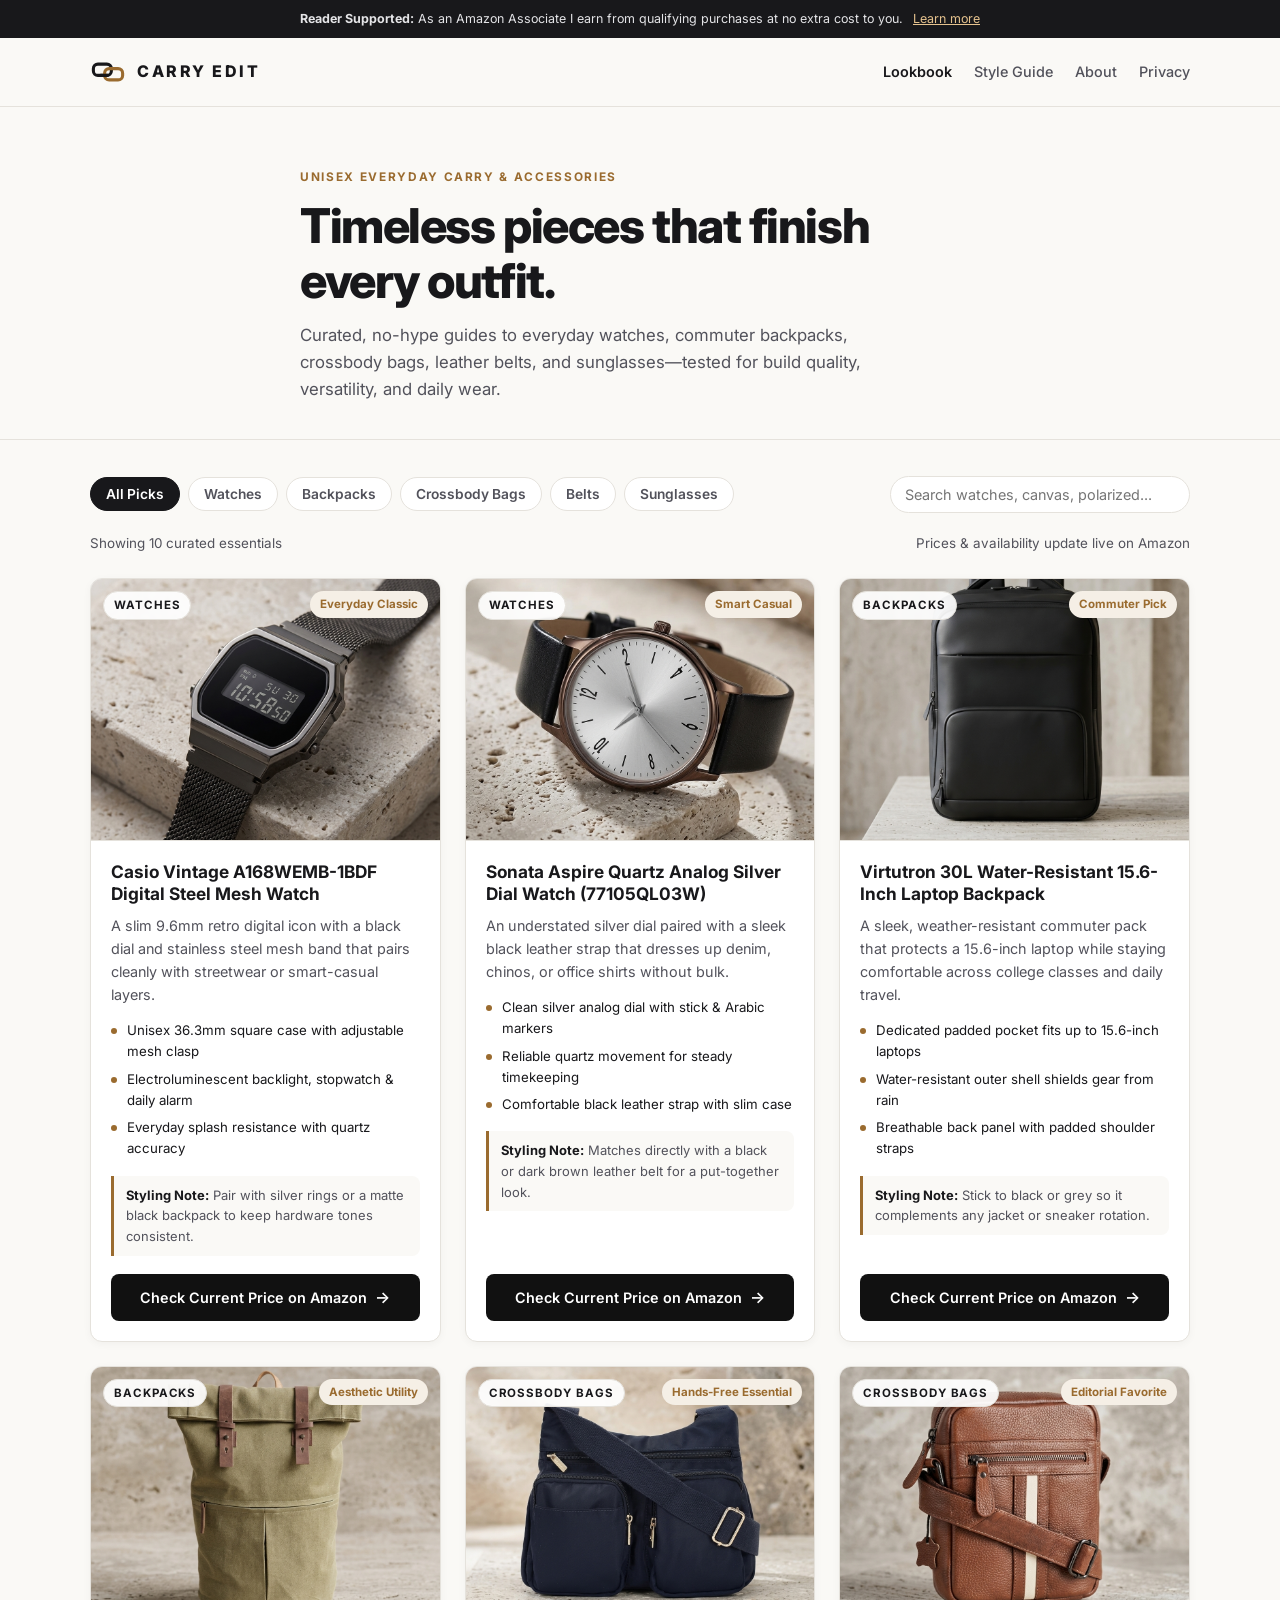
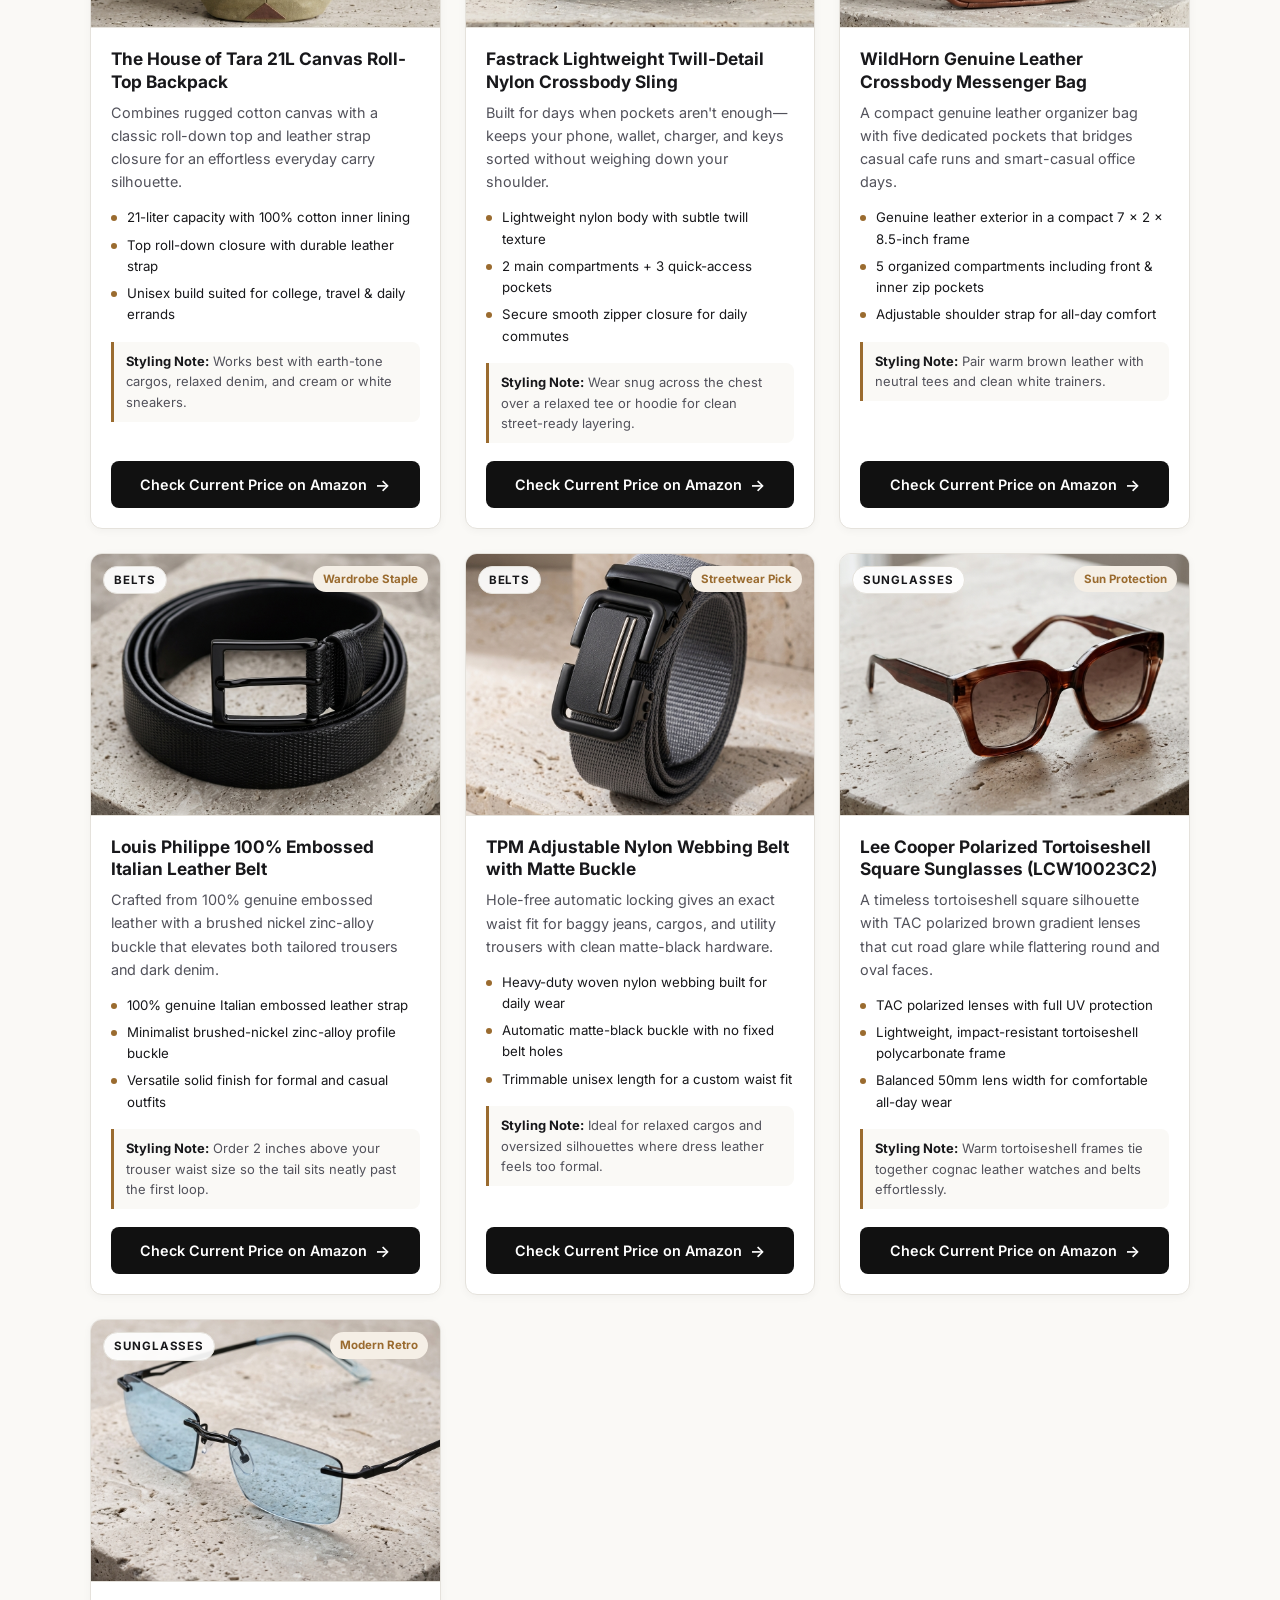
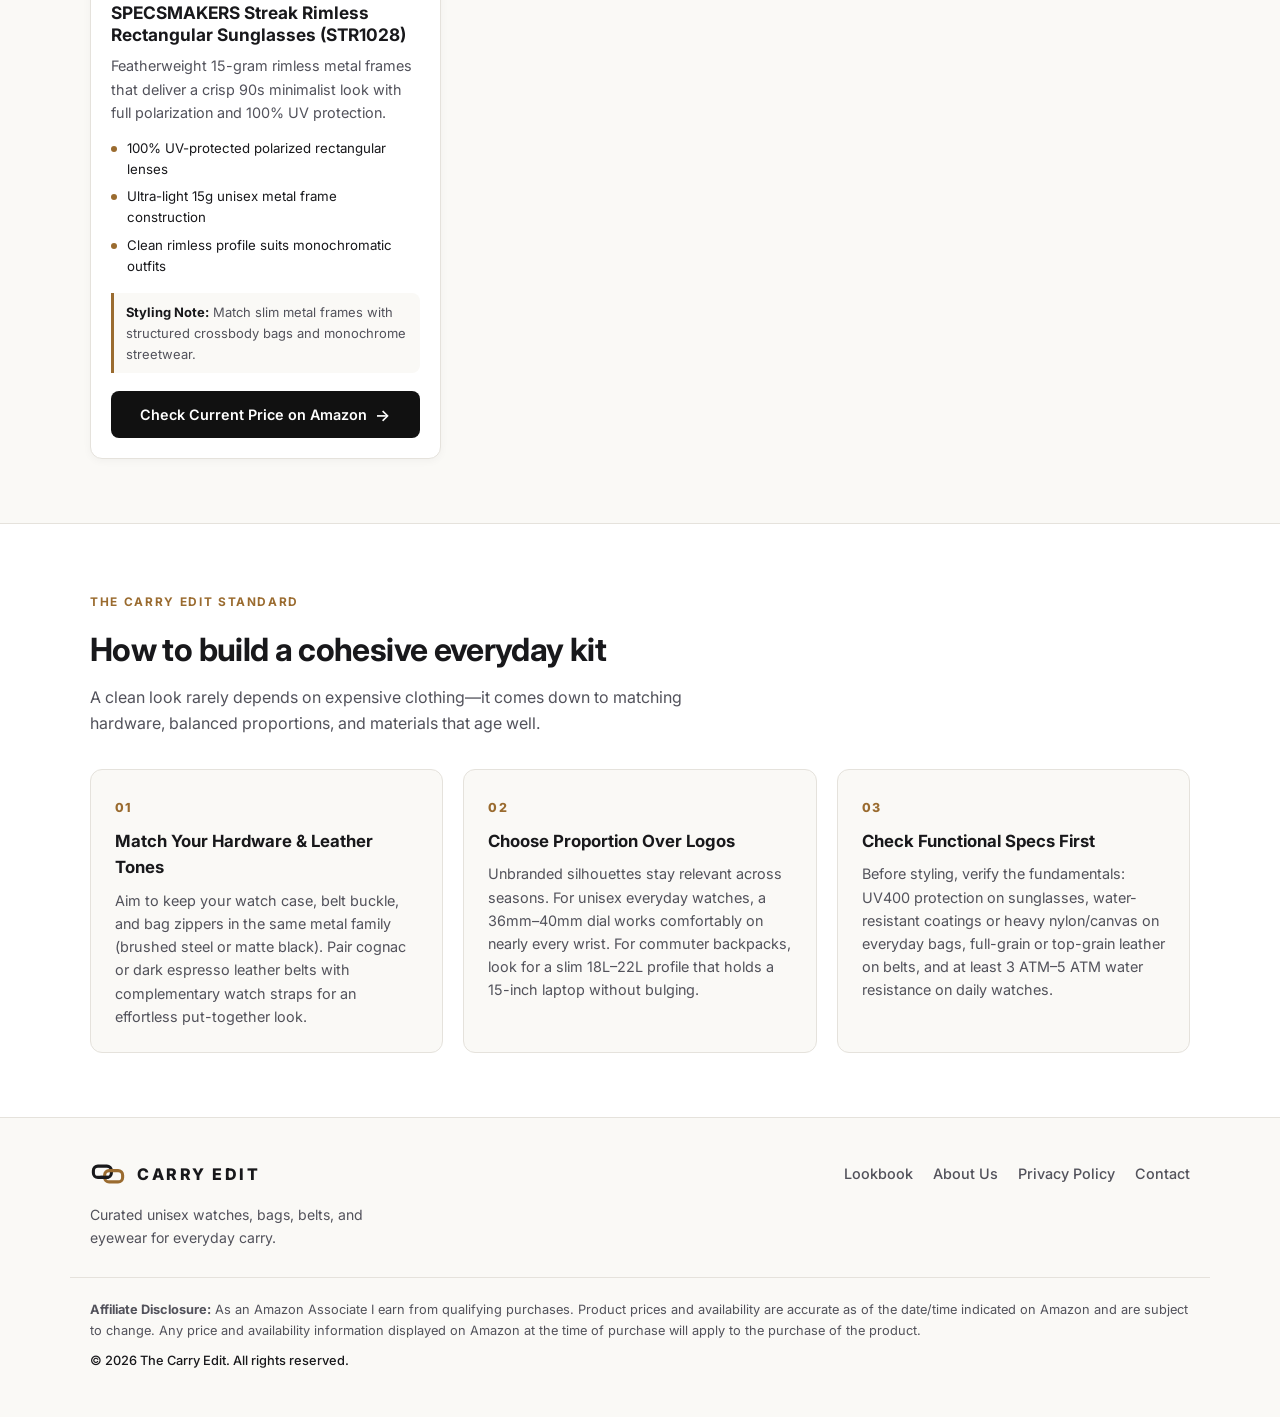
<file: index.html>
<!DOCTYPE html>
<html lang="en">

<head>
  <meta name="p:domain_verify" content="d6f33b48b90de6fd60e1645370388204" />
  <meta charset="UTF-8" />
  <meta name="viewport" content="width=device-width, initial-scale=1.0" />
  <title>The Carry Edit — Curated Everyday Watches, Bags, Belts &amp; Sunglasses</title>
  <meta name="description"
    content="Independent unisex style guides and everyday carry reviews covering minimalist watches, backpacks, crossbody bags, leather belts, and UV-protected sunglasses." />
  <link rel="icon" type="image/svg+xml"
    href="data:image/svg+xml,%3Csvg xmlns='http://www.w3.org/2000/svg' viewBox='0 0 64 40'%3E%3Crect x='6' y='6' width='32' height='20' rx='8' fill='none' stroke='%2318181B' stroke-width='6'/%3E%3Crect x='26' y='14' width='32' height='20' rx='8' fill='none' stroke='%239A6B2F' stroke-width='6'/%3E%3Cline x1='19' y1='26' x2='31' y2='26' stroke='%2318181B' stroke-width='6' stroke-linecap='round'/%3E%3C/svg%3E" />
  <link rel="preconnect" href="https://fonts.googleapis.com" />
  <link rel="preconnect" href="https://fonts.gstatic.com" crossorigin />
  <link href="https://fonts.googleapis.com/css2?family=Inter:wght@400;500;600;700;800&display=swap" rel="stylesheet" />
  <link rel="stylesheet" href="style.css" />
</head>

<body>
  <!-- Mandatory Top Affiliate Disclosure -->
  <div class="disclosure-bar">
    <div class="container">
      <p>
        <strong>Reader Supported:</strong> As an Amazon Associate I earn from qualifying purchases at no extra cost to
        you.
        <a href="about.html#disclosure">Learn more</a>
      </p>
    </div>
  </div>

  <!-- Site Header -->
  <header class="site-header">
    <div class="container header-inner">
      <a href="index.html" class="brand" aria-label="The Carry Edit Home">
        <svg class="brand-mark" viewBox="0 0 64 40" aria-hidden="true">
          <rect x="6" y="6" width="32" height="20" rx="8" fill="none" stroke="#18181B" stroke-width="5.5" />
          <rect x="26" y="14" width="32" height="20" rx="8" fill="none" stroke="#9A6B2F" stroke-width="5.5" />
          <line x1="19" y1="26" x2="31" y2="26" stroke="#18181B" stroke-width="5.5" stroke-linecap="round" />
        </svg>
        <span class="brand-name">CARRY EDIT</span>
      </a>

      <nav class="site-nav" aria-label="Primary Navigation">
        <a href="index.html" class="nav-link active">Lookbook</a>
        <a href="#buying-guide" class="nav-link">Style Guide</a>
        <a href="about.html" class="nav-link">About</a>
        <a href="privacy.html" class="nav-link">Privacy</a>
      </nav>
    </div>
  </header>

  <main>
    <!-- Hero Section -->
    <section class="hero">
      <div class="container hero-content">
        <span class="eyebrow">UNISEX EVERYDAY CARRY &amp; ACCESSORIES</span>
        <h1>Timeless pieces that finish every outfit.</h1>
        <p class="hero-subtitle">
          Curated, no-hype guides to everyday watches, commuter backpacks, crossbody bags, leather belts, and
          sunglasses—tested for build quality, versatility, and daily wear.
        </p>
      </div>
    </section>

    <!-- Filter & Search Controls -->
    <section class="catalog-section" id="lookbook">
      <div class="container">
        <div class="controls-bar">
          <div class="filter-tabs" role="tablist" aria-label="Filter accessories by category">
            <button class="filter-btn active" data-category="all" role="tab" aria-selected="true">All Picks</button>
            <button class="filter-btn" data-category="watches" role="tab" aria-selected="false">Watches</button>
            <button class="filter-btn" data-category="backpacks" role="tab" aria-selected="false">Backpacks</button>
            <button class="filter-btn" data-category="crossbody" role="tab" aria-selected="false">Crossbody
              Bags</button>
            <button class="filter-btn" data-category="belts" role="tab" aria-selected="false">Belts</button>
            <button class="filter-btn" data-category="sunglasses" role="tab" aria-selected="false">Sunglasses</button>
          </div>

          <div class="search-wrap">
            <input type="search" id="search-input" class="search-input"
              placeholder="Search watches, canvas, polarized..." aria-label="Search curated accessories" />
          </div>
        </div>

        <div class="results-meta">
          <p id="results-count">Showing 10 curated essentials</p>
          <p class="price-note">Prices &amp; availability update live on Amazon</p>
        </div>

        <!-- Dynamic Product Grid -->
        <div class="product-grid" id="product-grid"></div>

        <!-- Empty State -->
        <div class="empty-state hidden" id="empty-state">
          <p>No accessories match your search. Try clearing the search box or switching categories.</p>
          <button class="btn-secondary" id="reset-filters-btn">Show All Picks</button>
        </div>
      </div>
    </section>

    <!-- Editorial Buying Guide (Original Content for Reader Value & Trust) -->
    <section class="editorial-section" id="buying-guide">
      <div class="container">
        <div class="section-header">
          <span class="eyebrow">THE CARRY EDIT STANDARD</span>
          <h2>How to build a cohesive everyday kit</h2>
          <p>A clean look rarely depends on expensive clothing—it comes down to matching hardware, balanced proportions,
            and materials that age well.</p>
        </div>

        <div class="guide-grid">
          <article class="guide-card">
            <span class="guide-number">01</span>
            <h3>Match Your Hardware &amp; Leather Tones</h3>
            <p>
              Aim to keep your watch case, belt buckle, and bag zippers in the same metal family (brushed steel or matte
              black). Pair cognac or dark espresso leather belts with complementary watch straps for an effortless
              put-together look.
            </p>
          </article>

          <article class="guide-card">
            <span class="guide-number">02</span>
            <h3>Choose Proportion Over Logos</h3>
            <p>
              Unbranded silhouettes stay relevant across seasons. For unisex everyday watches, a 36mm–40mm dial works
              comfortably on nearly every wrist. For commuter backpacks, look for a slim 18L–22L profile that holds a
              15-inch laptop without bulging.
            </p>
          </article>

          <article class="guide-card">
            <span class="guide-number">03</span>
            <h3>Check Functional Specs First</h3>
            <p>
              Before styling, verify the fundamentals: UV400 protection on sunglasses, water-resistant coatings or heavy
              nylon/canvas on everyday bags, full-grain or top-grain leather on belts, and at least 3 ATM–5 ATM water
              resistance on daily watches.
            </p>
          </article>
        </div>
      </div>
    </section>
  </main>

  <!-- Site Footer -->
  <footer class="site-footer">
    <div class="container footer-inner">
      <div class="footer-brand">
        <a href="index.html" class="brand">
          <svg class="brand-mark" viewBox="0 0 64 40" aria-hidden="true">
            <rect x="6" y="6" width="32" height="20" rx="8" fill="none" stroke="#18181B" stroke-width="5.5" />
            <rect x="26" y="14" width="32" height="20" rx="8" fill="none" stroke="#9A6B2F" stroke-width="5.5" />
            <line x1="19" y1="26" x2="31" y2="26" stroke="#18181B" stroke-width="5.5" stroke-linecap="round" />
          </svg>
          <span class="brand-name">CARRY EDIT</span>
        </a>
        <p class="footer-tagline">Curated unisex watches, bags, belts, and eyewear for everyday carry.</p>
      </div>

      <div class="footer-links">
        <a href="index.html">Lookbook</a>
        <a href="about.html">About Us</a>
        <a href="privacy.html">Privacy Policy</a>
        <a href="mailto:thecarryedit.help@gmail.com">Contact</a>
      </div>
    </div>

    <div class="container footer-legal">
      <p>
        <strong>Affiliate Disclosure:</strong> As an Amazon Associate I earn from qualifying purchases. Product prices
        and availability are accurate as of the date/time indicated on Amazon and are subject to change. Any price and
        availability information displayed on Amazon at the time of purchase will apply to the purchase of the product.
      </p>
      <p class="copyright">&copy; <span id="year">2026</span> The Carry Edit. All rights reserved.</p>
    </div>
  </footer>

  <script src="script.js"></script>
</body>

</html>
</file>
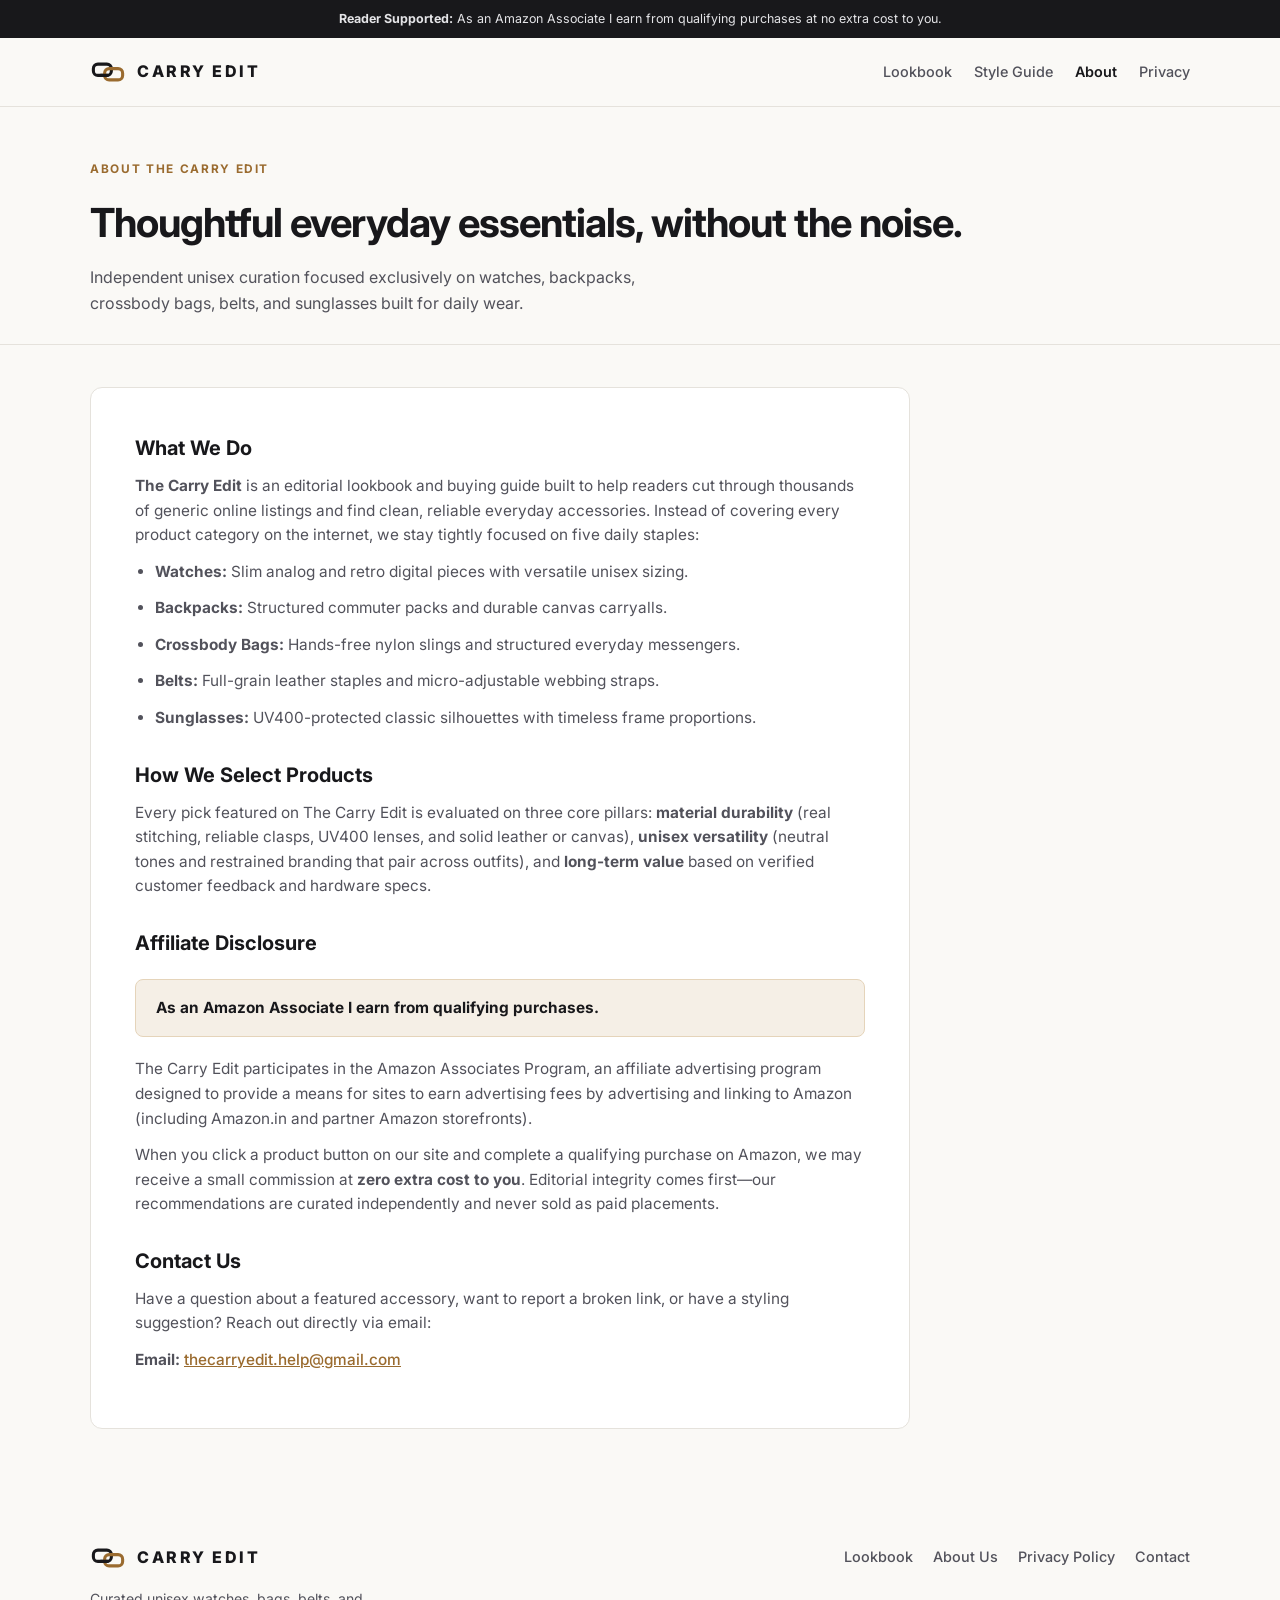
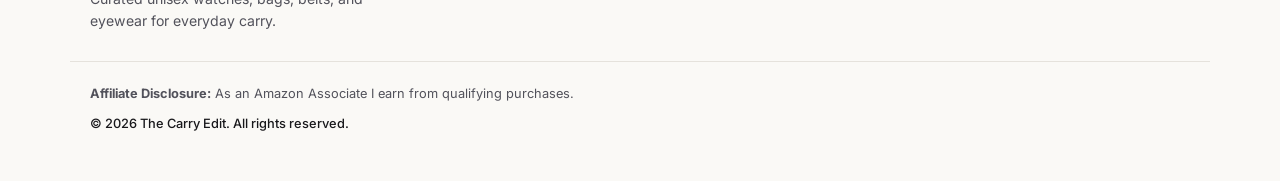
<file: about.html>
<!DOCTYPE html>
<html lang="en">

<head>
  <meta charset="UTF-8" />
  <meta name="viewport" content="width=device-width, initial-scale=1.0" />
  <title>About Us &amp; Affiliate Disclosure — The Carry Edit</title>
  <meta name="description"
    content="Learn how The Carry Edit curates everyday watches, backpacks, crossbody bags, belts, and sunglasses, plus our full affiliate transparency policy." />
  <link rel="icon" type="image/svg+xml"
    href="data:image/svg+xml,%3Csvg xmlns='http://www.w3.org/2000/svg' viewBox='0 0 64 40'%3E%3Crect x='6' y='6' width='32' height='20' rx='8' fill='none' stroke='%2318181B' stroke-width='6'/%3E%3Crect x='26' y='14' width='32' height='20' rx='8' fill='none' stroke='%239A6B2F' stroke-width='6'/%3E%3Cline x1='19' y1='26' x2='31' y2='26' stroke='%2318181B' stroke-width='6' stroke-linecap='round'/%3E%3C/svg%3E" />
  <link rel="preconnect" href="https://fonts.googleapis.com" />
  <link rel="preconnect" href="https://fonts.gstatic.com" crossorigin />
  <link href="https://fonts.googleapis.com/css2?family=Inter:wght@400;500;600;700;800&display=swap" rel="stylesheet" />
  <link rel="stylesheet" href="style.css" />
</head>

<body>
  <div class="disclosure-bar">
    <div class="container">
      <p>
        <strong>Reader Supported:</strong> As an Amazon Associate I earn from qualifying purchases at no extra cost to
        you.
      </p>
    </div>
  </div>

  <header class="site-header">
    <div class="container header-inner">
      <a href="index.html" class="brand" aria-label="The Carry Edit Home">
        <svg class="brand-mark" viewBox="0 0 64 40" aria-hidden="true">
          <rect x="6" y="6" width="32" height="20" rx="8" fill="none" stroke="#18181B" stroke-width="5.5" />
          <rect x="26" y="14" width="32" height="20" rx="8" fill="none" stroke="#9A6B2F" stroke-width="5.5" />
          <line x1="19" y1="26" x2="31" y2="26" stroke="#18181B" stroke-width="5.5" stroke-linecap="round" />
        </svg>
        <span class="brand-name">CARRY EDIT</span>
      </a>

      <nav class="site-nav" aria-label="Primary Navigation">
        <a href="index.html" class="nav-link">Lookbook</a>
        <a href="index.html#buying-guide" class="nav-link">Style Guide</a>
        <a href="about.html" class="nav-link active">About</a>
        <a href="privacy.html" class="nav-link">Privacy</a>
      </nav>
    </div>
  </header>

  <main>
    <section class="page-hero">
      <div class="container">
        <span class="eyebrow">ABOUT THE CARRY EDIT</span>
        <h1>Thoughtful everyday essentials, without the noise.</h1>
        <p>Independent unisex curation focused exclusively on watches, backpacks, crossbody bags, belts, and sunglasses
          built for daily wear.</p>
      </div>
    </section>

    <section class="prose-section">
      <div class="container">
        <div class="prose-card">
          <h2>What We Do</h2>
          <p>
            <strong>The Carry Edit</strong> is an editorial lookbook and buying guide built to help readers cut through
            thousands of generic online listings and find clean, reliable everyday accessories. Instead of covering
            every product category on the internet, we stay tightly focused on five daily staples:
          </p>
          <ul>
            <li><strong>Watches:</strong> Slim analog and retro digital pieces with versatile unisex sizing.</li>
            <li><strong>Backpacks:</strong> Structured commuter packs and durable canvas carryalls.</li>
            <li><strong>Crossbody Bags:</strong> Hands-free nylon slings and structured everyday messengers.</li>
            <li><strong>Belts:</strong> Full-grain leather staples and micro-adjustable webbing straps.</li>
            <li><strong>Sunglasses:</strong> UV400-protected classic silhouettes with timeless frame proportions.</li>
          </ul>

          <h2>How We Select Products</h2>
          <p>
            Every pick featured on The Carry Edit is evaluated on three core pillars: <strong>material
              durability</strong> (real stitching, reliable clasps, UV400 lenses, and solid leather or canvas),
            <strong>unisex versatility</strong> (neutral tones and restrained branding that pair across outfits), and
            <strong>long-term value</strong> based on verified customer feedback and hardware specs.
          </p>

          <h2 id="disclosure">Affiliate Disclosure</h2>
          <div class="highlight-box">
            <p>
              <strong>As an Amazon Associate I earn from qualifying purchases.</strong>
            </p>
          </div>
          <p>
            The Carry Edit participates in the Amazon Associates Program, an affiliate advertising program designed to
            provide a means for sites to earn advertising fees by advertising and linking to Amazon (including Amazon.in
            and partner Amazon storefronts).
          </p>
          <p>
            When you click a product button on our site and complete a qualifying purchase on Amazon, we may receive a
            small commission at <strong>zero extra cost to you</strong>. Editorial integrity comes first—our
            recommendations are curated independently and never sold as paid placements.
          </p>

          <h2>Contact Us</h2>
          <p>
            Have a question about a featured accessory, want to report a broken link, or have a styling suggestion?
            Reach out directly via email:
          </p>
          <p>
            <strong>Email:</strong> <a href="mailto:thecarryedit.help@gmail.com">thecarryedit.help@gmail.com</a>
          </p>
        </div>
      </div>
    </section>
  </main>

  <footer class="site-footer">
    <div class="container footer-inner">
      <div class="footer-brand">
        <a href="index.html" class="brand">
          <svg class="brand-mark" viewBox="0 0 64 40" aria-hidden="true">
            <rect x="6" y="6" width="32" height="20" rx="8" fill="none" stroke="#18181B" stroke-width="5.5" />
            <rect x="26" y="14" width="32" height="20" rx="8" fill="none" stroke="#9A6B2F" stroke-width="5.5" />
            <line x1="19" y1="26" x2="31" y2="26" stroke="#18181B" stroke-width="5.5" stroke-linecap="round" />
          </svg>
          <span class="brand-name">CARRY EDIT</span>
        </a>
        <p class="footer-tagline">Curated unisex watches, bags, belts, and eyewear for everyday carry.</p>
      </div>

      <div class="footer-links">
        <a href="index.html">Lookbook</a>
        <a href="about.html">About Us</a>
        <a href="privacy.html">Privacy Policy</a>
        <a href="mailto:thecarryedit.help@gmail.com">Contact</a>
      </div>
    </div>

    <div class="container footer-legal">
      <p>
        <strong>Affiliate Disclosure:</strong> As an Amazon Associate I earn from qualifying purchases.
      </p>
      <p class="copyright">&copy; <span id="year">2026</span> The Carry Edit. All rights reserved.</p>
    </div>
  </footer>

  <script src="script.js"></script>
</body>

</html>
</file>
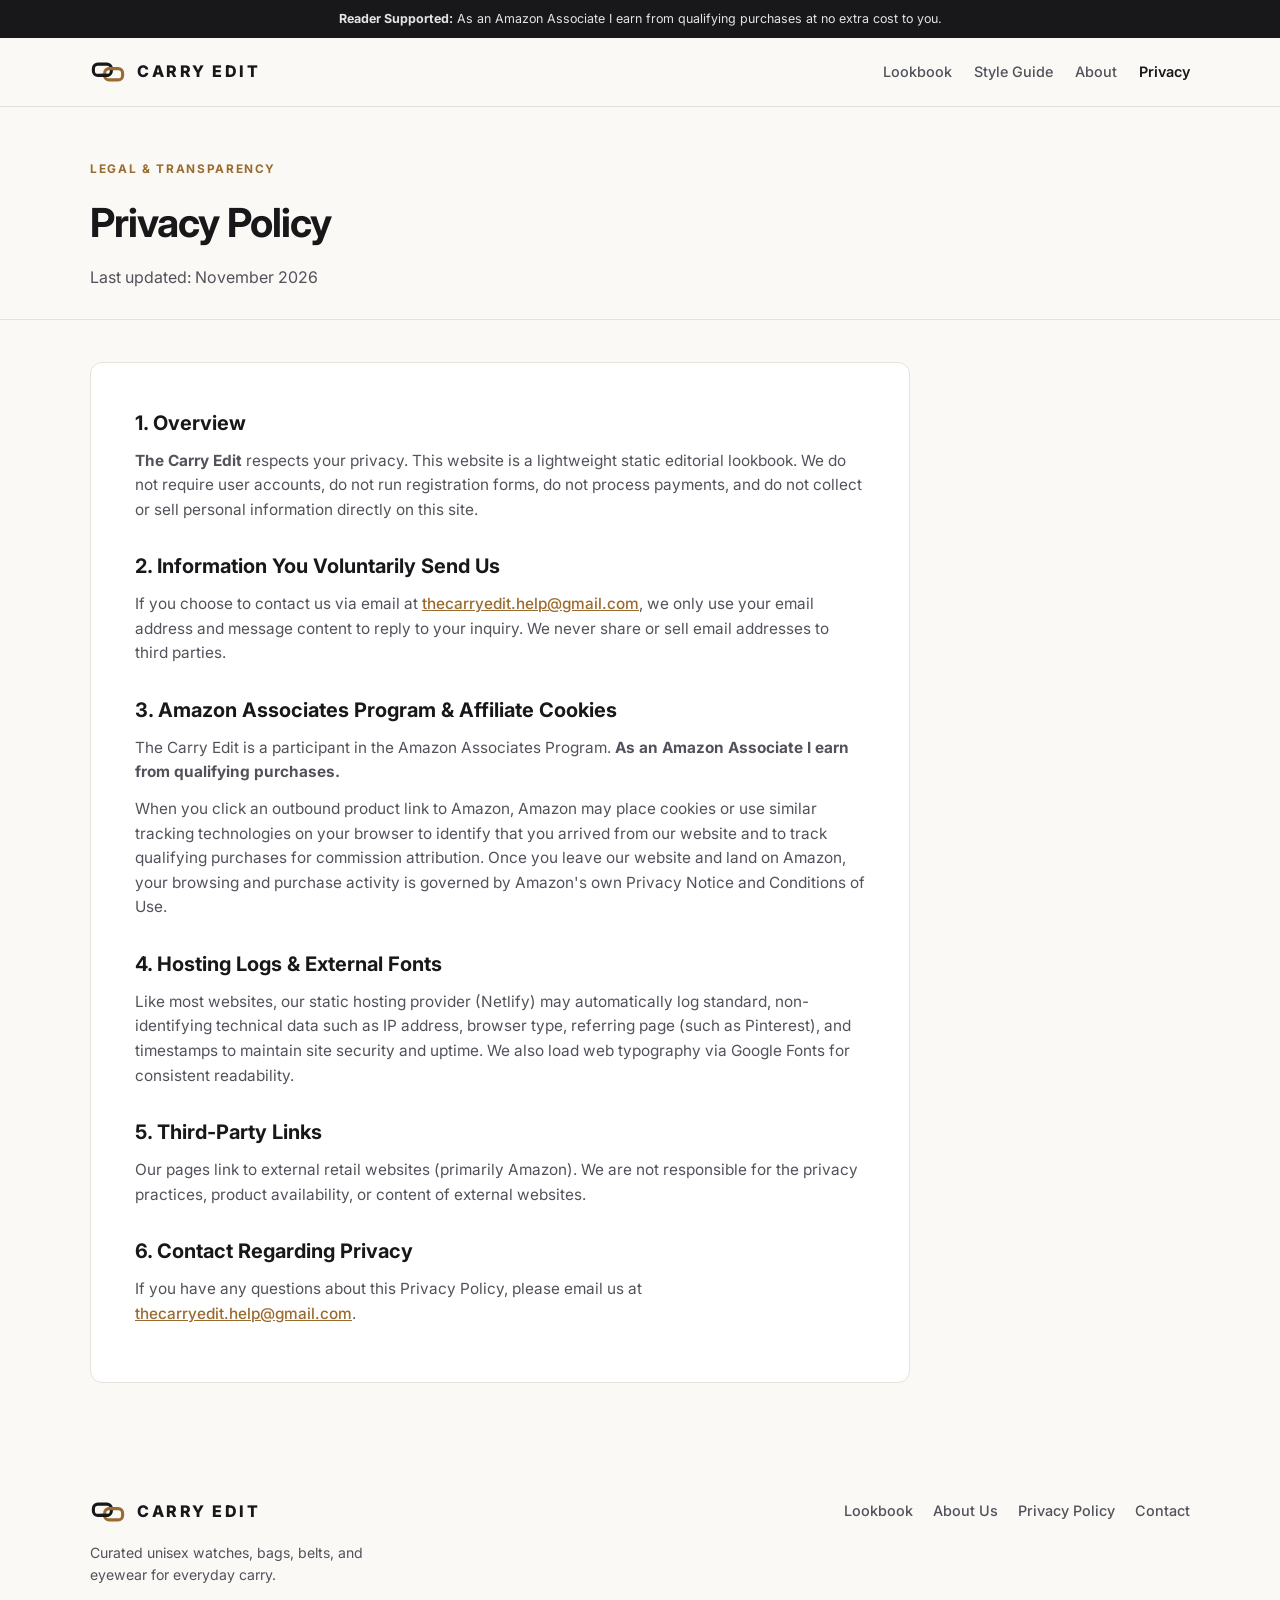
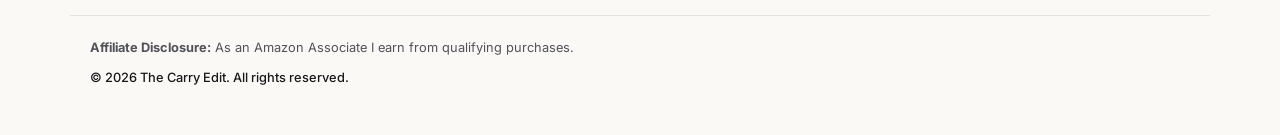
<file: privacy.html>
<!DOCTYPE html>
<html lang="en">

<head>
    <meta charset="UTF-8" />
    <meta name="viewport" content="width=device-width, initial-scale=1.0" />
    <title>Privacy Policy — The Carry Edit</title>
    <meta name="description"
        content="Privacy Policy for The Carry Edit, explaining data handling, third-party affiliate links, and Amazon Associates cookies." />
    <link rel="icon" type="image/svg+xml"
        href="data:image/svg+xml,%3Csvg xmlns='http://www.w3.org/2000/svg' viewBox='0 0 64 40'%3E%3Crect x='6' y='6' width='32' height='20' rx='8' fill='none' stroke='%2318181B' stroke-width='6'/%3E%3Crect x='26' y='14' width='32' height='20' rx='8' fill='none' stroke='%239A6B2F' stroke-width='6'/%3E%3Cline x1='19' y1='26' x2='31' y2='26' stroke='%2318181B' stroke-width='6' stroke-linecap='round'/%3E%3C/svg%3E" />
    <link rel="preconnect" href="https://fonts.googleapis.com" />
    <link rel="preconnect" href="https://fonts.gstatic.com" crossorigin />
    <link href="https://fonts.googleapis.com/css2?family=Inter:wght@400;500;600;700;800&display=swap"
        rel="stylesheet" />
    <link rel="stylesheet" href="style.css" />
</head>

<body>
    <div class="disclosure-bar">
        <div class="container">
            <p>
                <strong>Reader Supported:</strong> As an Amazon Associate I earn from qualifying purchases at no extra
                cost to you.
            </p>
        </div>
    </div>

    <header class="site-header">
        <div class="container header-inner">
            <a href="index.html" class="brand" aria-label="The Carry Edit Home">
                <svg class="brand-mark" viewBox="0 0 64 40" aria-hidden="true">
                    <rect x="6" y="6" width="32" height="20" rx="8" fill="none" stroke="#18181B" stroke-width="5.5" />
                    <rect x="26" y="14" width="32" height="20" rx="8" fill="none" stroke="#9A6B2F" stroke-width="5.5" />
                    <line x1="19" y1="26" x2="31" y2="26" stroke="#18181B" stroke-width="5.5" stroke-linecap="round" />
                </svg>
                <span class="brand-name">CARRY EDIT</span>
            </a>

            <nav class="site-nav" aria-label="Primary Navigation">
                <a href="index.html" class="nav-link">Lookbook</a>
                <a href="index.html#buying-guide" class="nav-link">Style Guide</a>
                <a href="about.html" class="nav-link">About</a>
                <a href="privacy.html" class="nav-link active">Privacy</a>
            </nav>
        </div>
    </header>

    <main>
        <section class="page-hero">
            <div class="container">
                <span class="eyebrow">LEGAL &amp; TRANSPARENCY</span>
                <h1>Privacy Policy</h1>
                <p>Last updated: November 2026</p>
            </div>
        </section>

        <section class="prose-section">
            <div class="container">
                <div class="prose-card">
                    <h2>1. Overview</h2>
                    <p>
                        <strong>The Carry Edit</strong> respects your privacy. This website is a lightweight static
                        editorial lookbook. We do not require user accounts, do not run registration forms, do not
                        process payments, and do not collect or sell personal information directly on this site.
                    </p>

                    <h2>2. Information You Voluntarily Send Us</h2>
                    <p>
                        If you choose to contact us via email at <a
                            href="mailto:thecarryedit.help@gmail.com">thecarryedit.help@gmail.com</a>, we only use your
                        email address and message content to reply to your inquiry. We never share or sell email
                        addresses to third parties.
                    </p>

                    <h2>3. Amazon Associates Program &amp; Affiliate Cookies</h2>
                    <p>
                        The Carry Edit is a participant in the Amazon Associates Program. <strong>As an Amazon Associate
                            I earn from qualifying purchases.</strong>
                    </p>
                    <p>
                        When you click an outbound product link to Amazon, Amazon may place cookies or use similar
                        tracking technologies on your browser to identify that you arrived from our website and to track
                        qualifying purchases for commission attribution. Once you leave our website and land on Amazon,
                        your browsing and purchase activity is governed by Amazon's own Privacy Notice and Conditions of
                        Use.
                    </p>

                    <h2>4. Hosting Logs &amp; External Fonts</h2>
                    <p>
                        Like most websites, our static hosting provider (Netlify) may automatically log standard,
                        non-identifying technical data such as IP address, browser type, referring page (such as
                        Pinterest), and timestamps to maintain site security and uptime. We also load web typography via
                        Google Fonts for consistent readability.
                    </p>

                    <h2>5. Third-Party Links</h2>
                    <p>
                        Our pages link to external retail websites (primarily Amazon). We are not responsible for the
                        privacy practices, product availability, or content of external websites.
                    </p>

                    <h2>6. Contact Regarding Privacy</h2>
                    <p>
                        If you have any questions about this Privacy Policy, please email us at <a
                            href="mailto:thecarryedit.help@gmail.com">thecarryedit.help@gmail.com</a>.
                    </p>
                </div>
            </div>
        </section>
    </main>

    <footer class="site-footer">
        <div class="container footer-inner">
            <div class="footer-brand">
                <a href="index.html" class="brand">
                    <svg class="brand-mark" viewBox="0 0 64 40" aria-hidden="true">
                        <rect x="6" y="6" width="32" height="20" rx="8" fill="none" stroke="#18181B"
                            stroke-width="5.5" />
                        <rect x="26" y="14" width="32" height="20" rx="8" fill="none" stroke="#9A6B2F"
                            stroke-width="5.5" />
                        <line x1="19" y1="26" x2="31" y2="26" stroke="#18181B" stroke-width="5.5"
                            stroke-linecap="round" />
                    </svg>
                    <span class="brand-name">CARRY EDIT</span>
                </a>
                <p class="footer-tagline">Curated unisex watches, bags, belts, and eyewear for everyday carry.</p>
            </div>

            <div class="footer-links">
                <a href="index.html">Lookbook</a>
                <a href="about.html">About Us</a>
                <a href="privacy.html">Privacy Policy</a>
                <a href="mailto:thecarryedit.help@gmail.com">Contact</a>
            </div>
        </div>

        <div class="container footer-legal">
            <p>
                <strong>Affiliate Disclosure:</strong> As an Amazon Associate I earn from qualifying purchases.
            </p>
            <p class="copyright">&copy; <span id="year">2026</span> The Carry Edit. All rights reserved.</p>
        </div>
    </footer>

    <script src="script.js"></script>
</body>

</html>
</file>
<file: style.css>
:root {
  --bg: #FAF9F6;
  --surface: #FFFFFF;
  --border: #E5E2DC;
  --border-strong: #D1CCC2;
  --text: #18181B;
  --text-muted: #52525B;
  --accent: #9A6B2F;
  --accent-soft: #F5EFE6;
  --cta-bg: #111111;
  --cta-hover: #2E2E33;
  --radius: 12px;
  --radius-sm: 8px;
  --shadow-sm: 0 2px 8px rgba(24, 24, 27, 0.04);
  --shadow-md: 0 10px 28px rgba(24, 24, 27, 0.07);
}

*,
*::before,
*::after {
  box-sizing: border-box;
  margin: 0;
  padding: 0;
}

html {
  scroll-behavior: smooth;
}

body {
  font-family: "Inter", -apple-system, BlinkMacSystemFont, "Segoe UI", Roboto, sans-serif;
  background-color: var(--bg);
  color: var(--text);
  line-height: 1.6;
  -webkit-font-smoothing: antialiased;
}

a {
  color: inherit;
  text-decoration: none;
}

img {
  max-width: 100%;
  display: block;
}

.container {
  width: 100%;
  max-width: 1140px;
  margin: 0 auto;
  padding: 0 20px;
}

/* Top Affiliate Disclosure */
.disclosure-bar {
  background-color: #18181B;
  color: #E4E4E7;
  font-size: 0.78rem;
  padding: 9px 0;
  text-align: center;
}

.disclosure-bar a {
  color: #E5C28E;
  text-decoration: underline;
  margin-left: 6px;
}

/* Header */
.site-header {
  position: sticky;
  top: 0;
  z-index: 50;
  background-color: rgba(250, 249, 246, 0.94);
  backdrop-filter: blur(10px);
  border-bottom: 1px solid var(--border);
}

.header-inner {
  display: flex;
  align-items: center;
  justify-content: space-between;
  min-height: 68px;
  gap: 16px;
}

.brand {
  display: inline-flex;
  align-items: center;
  gap: 11px;
}

.brand-mark {
  width: 36px;
  height: 24px;
  flex-shrink: 0;
}

.brand-name {
  font-size: 1rem;
  font-weight: 800;
  letter-spacing: 0.16em;
  color: var(--text);
}

.site-nav {
  display: flex;
  align-items: center;
  gap: 22px;
}

.nav-link {
  font-size: 0.9rem;
  font-weight: 500;
  color: var(--text-muted);
  transition: color 0.15s ease;
}

.nav-link:hover,
.nav-link.active {
  color: var(--text);
}

.nav-link.active {
  font-weight: 600;
  position: relative;
}

/* Hero */
.hero {
  padding: 56px 0 36px;
  border-bottom: 1px solid var(--border);
}

.hero-content {
  max-width: 720px;
}

.eyebrow {
  display: inline-block;
  font-size: 0.74rem;
  font-weight: 700;
  letter-spacing: 0.14em;
  text-transform: uppercase;
  color: var(--accent);
  margin-bottom: 12px;
}

.hero h1 {
  font-size: clamp(2rem, 4.5vw, 3rem);
  line-height: 1.14;
  letter-spacing: -0.03em;
  font-weight: 800;
  margin-bottom: 14px;
}

.hero-subtitle {
  font-size: 1.05rem;
  color: var(--text-muted);
  max-width: 620px;
}

/* Controls Bar */
.catalog-section {
  padding: 36px 0 64px;
}

.controls-bar {
  display: flex;
  flex-wrap: wrap;
  align-items: center;
  justify-content: space-between;
  gap: 16px;
  margin-bottom: 20px;
}

.filter-tabs {
  display: flex;
  flex-wrap: wrap;
  gap: 8px;
}

.filter-btn {
  appearance: none;
  border: 1px solid var(--border);
  background-color: var(--surface);
  color: var(--text-muted);
  font-family: inherit;
  font-size: 0.86rem;
  font-weight: 600;
  padding: 8px 15px;
  border-radius: 999px;
  cursor: pointer;
  transition: all 0.15s ease;
}

.filter-btn:hover {
  border-color: var(--border-strong);
  color: var(--text);
}

.filter-btn.active {
  background-color: var(--text);
  border-color: var(--text);
  color: #FFFFFF;
}

.search-wrap {
  flex: 1 1 240px;
  max-width: 300px;
}

.search-input {
  width: 100%;
  font-family: inherit;
  font-size: 0.9rem;
  padding: 9px 14px;
  border: 1px solid var(--border);
  border-radius: 999px;
  background-color: var(--surface);
  color: var(--text);
  outline: none;
  transition: border-color 0.15s ease;
}

.search-input:focus {
  border-color: var(--accent);
}

.results-meta {
  display: flex;
  flex-wrap: wrap;
  justify-content: space-between;
  align-items: center;
  gap: 8px;
  margin-bottom: 24px;
  font-size: 0.84rem;
  color: var(--text-muted);
}

/* Product Grid */
.product-grid {
  display: grid;
  grid-template-columns: repeat(auto-fill, minmax(300px, 1fr));
  gap: 24px;
}

.product-card {
  background-color: var(--surface);
  border: 1px solid var(--border);
  border-radius: var(--radius);
  overflow: hidden;
  display: flex;
  flex-direction: column;
  box-shadow: var(--shadow-sm);
  transition: transform 0.2s ease, box-shadow 0.2s ease, border-color 0.2s ease;
}

.product-card:hover {
  transform: translateY(-3px);
  box-shadow: var(--shadow-md);
  border-color: var(--border-strong);
}

.card-visual {
  position: relative;
  aspect-ratio: 4 / 3;
  background: linear-gradient(145deg, #F6F4EF 0%, #ECE8DF 100%);
  display: flex;
  align-items: center;
  justify-content: center;
  border-bottom: 1px solid var(--border);
  overflow: hidden;
}

.card-visual img {
  width: 100%;
  height: 100%;
  object-fit: cover;
}

.card-visual svg {
  width: 84px;
  height: 84px;
  opacity: 0.88;
}

.category-badge {
  position: absolute;
  top: 12px;
  left: 12px;
  background-color: rgba(255, 255, 255, 0.92);
  border: 1px solid var(--border);
  color: var(--text);
  font-size: 0.72rem;
  font-weight: 700;
  letter-spacing: 0.08em;
  text-transform: uppercase;
  padding: 4px 10px;
  border-radius: 999px;
}

.tier-badge {
  position: absolute;
  top: 12px;
  right: 12px;
  background-color: var(--accent-soft);
  color: var(--accent);
  font-size: 0.72rem;
  font-weight: 700;
  padding: 4px 10px;
  border-radius: 999px;
}

.card-body {
  padding: 20px;
  display: flex;
  flex-direction: column;
  flex: 1;
}

.card-title {
  font-size: 1.08rem;
  font-weight: 700;
  line-height: 1.3;
  margin-bottom: 8px;
  color: var(--text);
}

.card-review {
  font-size: 0.9rem;
  color: var(--text-muted);
  margin-bottom: 14px;
}

.card-specs {
  list-style: none;
  margin-bottom: 16px;
  display: flex;
  flex-direction: column;
  gap: 6px;
}

.card-specs li {
  font-size: 0.83rem;
  color: var(--text);
  padding-left: 16px;
  position: relative;
}

.card-specs li::before {
  content: "";
  width: 6px;
  height: 6px;
  border-radius: 50%;
  background-color: var(--accent);
  position: absolute;
  left: 0;
  top: 8px;
}

.style-tip {
  background-color: var(--bg);
  border-left: 3px solid var(--accent);
  padding: 9px 12px;
  border-radius: 0 var(--radius-sm) var(--radius-sm) 0;
  font-size: 0.81rem;
  color: var(--text-muted);
  margin-bottom: 18px;
}

.style-tip strong {
  color: var(--text);
}

.card-cta {
  margin-top: auto;
  display: inline-flex;
  align-items: center;
  justify-content: center;
  gap: 8px;
  width: 100%;
  padding: 12px 16px;
  background-color: var(--cta-bg);
  color: #FFFFFF;
  font-size: 0.9rem;
  font-weight: 600;
  border-radius: var(--radius-sm);
  transition: background-color 0.15s ease;
}

.card-cta:hover {
  background-color: var(--cta-hover);
}

.card-cta span {
  font-size: 1rem;
  line-height: 1;
}

/* Empty State */
.empty-state {
  text-align: center;
  padding: 48px 20px;
  background-color: var(--surface);
  border: 1px solid var(--border);
  border-radius: var(--radius);
}

.empty-state p {
  color: var(--text-muted);
  margin-bottom: 16px;
}

.btn-secondary {
  appearance: none;
  border: 1px solid var(--text);
  background: transparent;
  color: var(--text);
  font-family: inherit;
  font-size: 0.88rem;
  font-weight: 600;
  padding: 9px 18px;
  border-radius: var(--radius-sm);
  cursor: pointer;
}

.hidden {
  display: none;
}

/* Editorial Guide Section */
.editorial-section {
  padding: 64px 0;
  background-color: var(--surface);
  border-top: 1px solid var(--border);
  border-bottom: 1px solid var(--border);
}

.section-header {
  max-width: 640px;
  margin-bottom: 32px;
}

.section-header h2 {
  font-size: clamp(1.5rem, 3vw, 2rem);
  letter-spacing: -0.02em;
  margin-bottom: 10px;
}

.section-header p {
  color: var(--text-muted);
}

.guide-grid {
  display: grid;
  grid-template-columns: repeat(auto-fit, minmax(260px, 1fr));
  gap: 20px;
}

.guide-card {
  background-color: var(--bg);
  border: 1px solid var(--border);
  border-radius: var(--radius);
  padding: 24px;
}

.guide-number {
  display: inline-block;
  font-size: 0.78rem;
  font-weight: 800;
  color: var(--accent);
  letter-spacing: 0.1em;
  margin-bottom: 10px;
}

.guide-card h3 {
  font-size: 1.05rem;
  margin-bottom: 8px;
}

.guide-card p {
  font-size: 0.9rem;
  color: var(--text-muted);
}

/* Content Pages (About & Privacy) */
.page-hero {
  padding: 48px 0 28px;
  border-bottom: 1px solid var(--border);
}

.page-hero h1 {
  font-size: clamp(1.8rem, 3.6vw, 2.5rem);
  letter-spacing: -0.025em;
  margin-bottom: 10px;
}

.page-hero p {
  color: var(--text-muted);
  max-width: 620px;
}

.prose-section {
  padding: 42px 0 72px;
}

.prose-card {
  background-color: var(--surface);
  border: 1px solid var(--border);
  border-radius: var(--radius);
  padding: clamp(24px, 4vw, 44px);
  max-width: 820px;
}

.prose-card h2 {
  font-size: 1.25rem;
  margin: 28px 0 10px;
  color: var(--text);
}

.prose-card h2:first-child {
  margin-top: 0;
}

.prose-card p,
.prose-card li {
  color: var(--text-muted);
  font-size: 0.96rem;
  margin-bottom: 12px;
}

.prose-card ul {
  padding-left: 20px;
  margin-bottom: 16px;
}

.prose-card a {
  color: var(--accent);
  text-decoration: underline;
  font-weight: 500;
}

.highlight-box {
  background-color: var(--accent-soft);
  border: 1px solid #E5D4BA;
  border-radius: var(--radius-sm);
  padding: 16px 20px;
  margin: 20px 0;
}

.highlight-box p {
  color: var(--text);
  margin-bottom: 0;
}

/* Footer */
.site-footer {
  padding: 44px 0 36px;
  background-color: var(--bg);
}

.footer-inner {
  display: flex;
  flex-wrap: wrap;
  justify-content: space-between;
  align-items: flex-start;
  gap: 24px;
  padding-bottom: 28px;
  border-bottom: 1px solid var(--border);
}

.footer-tagline {
  font-size: 0.88rem;
  color: var(--text-muted);
  margin-top: 10px;
  max-width: 320px;
}

.footer-links {
  display: flex;
  flex-wrap: wrap;
  gap: 20px;
  font-size: 0.9rem;
  font-weight: 500;
  color: var(--text-muted);
}

.footer-links a:hover {
  color: var(--text);
}

.footer-legal {
  padding-top: 22px;
  font-size: 0.8rem;
  color: var(--text-muted);
}

.footer-legal p {
  margin-bottom: 10px;
}

.copyright {
  color: var(--text);
  font-weight: 500;
}

/* Mobile Adjustments */
@media (max-width: 640px) {
  .header-inner {
    flex-direction: column;
    padding: 12px 20px;
    gap: 10px;
  }

  .site-nav {
    gap: 16px;
  }

  .hero {
    padding: 36px 0 28px;
  }

  .search-wrap {
    max-width: 100%;
  }

  .product-grid {
    grid-template-columns: 1fr;
  }
}
</file>
